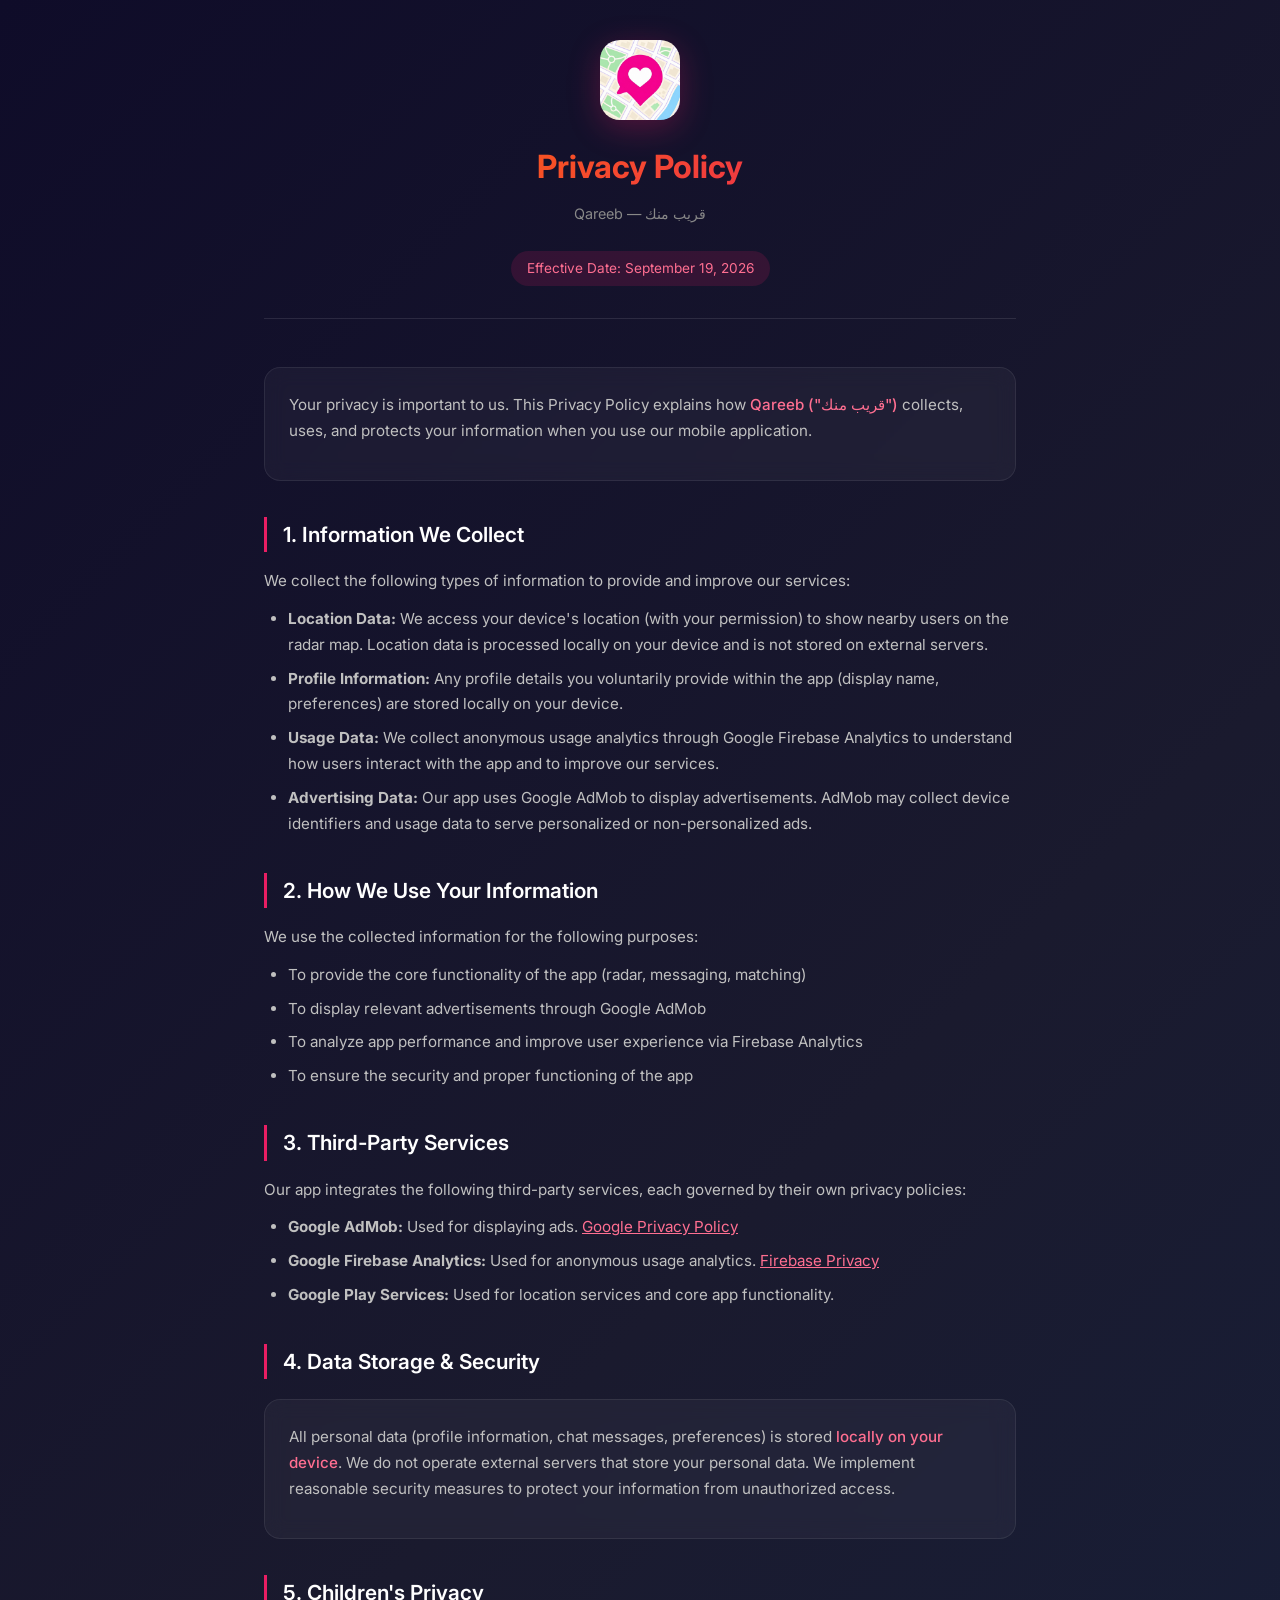
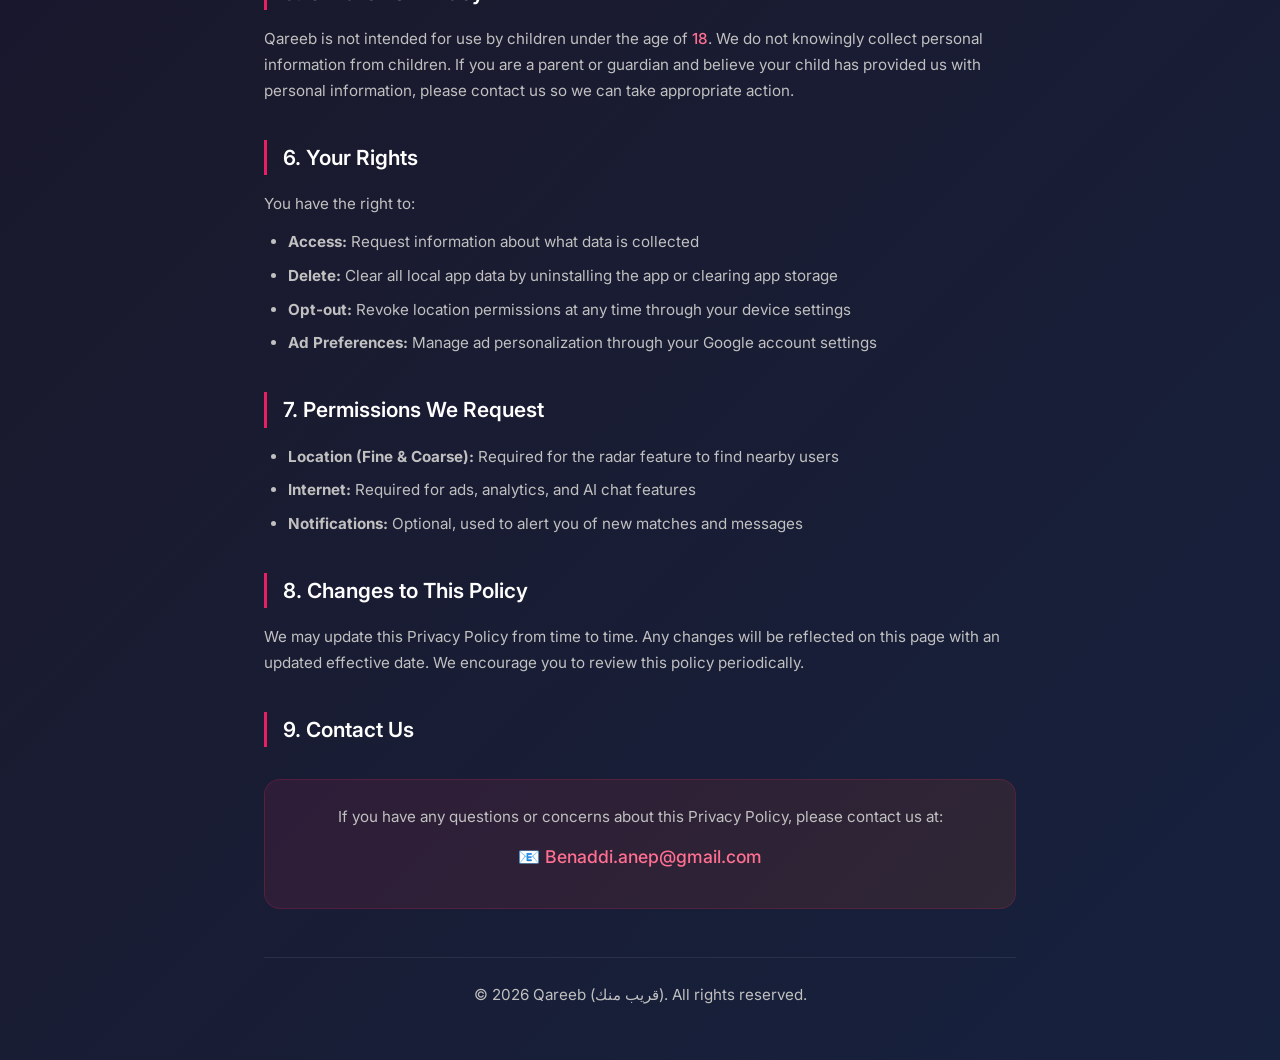
<file: index.html>
<!DOCTYPE html>
<html lang="en">
<head>
    <meta charset="UTF-8">
    <meta name="viewport" content="width=device-width, initial-scale=1.0">
    <title>Privacy Policy - Qareeb (قريب منك)</title>
    <meta name="description" content="Privacy Policy for the Qareeb mobile application">
    <style>
        @import url('https://fonts.googleapis.com/css2?family=Inter:wght@400;500;600;700&display=swap');
        
        * { margin: 0; padding: 0; box-sizing: border-box; }
        
        body {
            font-family: 'Inter', -apple-system, BlinkMacSystemFont, sans-serif;
            background: linear-gradient(135deg, #0f0c29 0%, #1a1a2e 50%, #16213e 100%);
            color: #e0e0e0;
            min-height: 100vh;
            line-height: 1.7;
        }

        .container {
            max-width: 800px;
            margin: 0 auto;
            padding: 40px 24px;
        }

        .header {
            text-align: center;
            margin-bottom: 48px;
            padding-bottom: 32px;
            border-bottom: 1px solid rgba(255, 255, 255, 0.1);
        }

        .header .app-icon {
            width: 80px;
            height: 80px;
            border-radius: 20px;
            margin: 0 auto 20px;
            box-shadow: 0 8px 32px rgba(233, 30, 99, 0.3);
            overflow: hidden;
        }

        .header .app-icon img {
            width: 100%;
            height: 100%;
            object-fit: cover;
        }

        .header h1 {
            font-size: 2rem;
            font-weight: 700;
            background: linear-gradient(135deg, #ff6f00, #e91e63);
            -webkit-background-clip: text;
            -webkit-text-fill-color: transparent;
            background-clip: text;
            margin-bottom: 8px;
        }

        .header .subtitle {
            color: #888;
            font-size: 0.9rem;
        }

        .effective-date {
            display: inline-block;
            background: rgba(233, 30, 99, 0.15);
            color: #ff6f91;
            padding: 6px 16px;
            border-radius: 20px;
            font-size: 0.85rem;
            margin-top: 12px;
        }

        h2 {
            font-size: 1.3rem;
            font-weight: 600;
            color: #fff;
            margin-top: 36px;
            margin-bottom: 16px;
            padding-left: 16px;
            border-left: 3px solid #e91e63;
        }

        p, li {
            color: #c0c0c0;
            font-size: 0.95rem;
            margin-bottom: 12px;
        }

        ul {
            padding-left: 24px;
            margin-bottom: 16px;
        }

        li { margin-bottom: 8px; }

        .card {
            background: rgba(255, 255, 255, 0.04);
            border: 1px solid rgba(255, 255, 255, 0.08);
            border-radius: 16px;
            padding: 24px;
            margin: 20px 0;
            backdrop-filter: blur(10px);
        }

        .highlight {
            color: #ff6f91;
            font-weight: 500;
        }

        .contact-card {
            background: linear-gradient(135deg, rgba(233, 30, 99, 0.1), rgba(255, 111, 0, 0.1));
            border: 1px solid rgba(233, 30, 99, 0.2);
            border-radius: 16px;
            padding: 24px;
            margin-top: 32px;
            text-align: center;
        }

        .contact-card a {
            color: #ff6f91;
            text-decoration: none;
            font-weight: 500;
        }

        .contact-card a:hover {
            text-decoration: underline;
        }

        .footer {
            text-align: center;
            margin-top: 48px;
            padding-top: 24px;
            border-top: 1px solid rgba(255, 255, 255, 0.08);
            color: #666;
            font-size: 0.85rem;
        }
    </style>
</head>
<body>
    <div class="container">
        <div class="header">
            <div class="app-icon"><img src="icon.png" alt="Qareeb App Icon"></div>
            <h1>Privacy Policy</h1>
            <p class="subtitle">Qareeb — قريب منك</p>
            <span class="effective-date">Effective Date: September 19, 2026</span>
        </div>

        <div class="card">
            <p>Your privacy is important to us. This Privacy Policy explains how <span class="highlight">Qareeb ("قريب منك")</span> collects, uses, and protects your information when you use our mobile application.</p>
        </div>

        <h2>1. Information We Collect</h2>
        <p>We collect the following types of information to provide and improve our services:</p>
        <ul>
            <li><strong>Location Data:</strong> We access your device's location (with your permission) to show nearby users on the radar map. Location data is processed locally on your device and is not stored on external servers.</li>
            <li><strong>Profile Information:</strong> Any profile details you voluntarily provide within the app (display name, preferences) are stored locally on your device.</li>
            <li><strong>Usage Data:</strong> We collect anonymous usage analytics through Google Firebase Analytics to understand how users interact with the app and to improve our services.</li>
            <li><strong>Advertising Data:</strong> Our app uses Google AdMob to display advertisements. AdMob may collect device identifiers and usage data to serve personalized or non-personalized ads.</li>
        </ul>

        <h2>2. How We Use Your Information</h2>
        <p>We use the collected information for the following purposes:</p>
        <ul>
            <li>To provide the core functionality of the app (radar, messaging, matching)</li>
            <li>To display relevant advertisements through Google AdMob</li>
            <li>To analyze app performance and improve user experience via Firebase Analytics</li>
            <li>To ensure the security and proper functioning of the app</li>
        </ul>

        <h2>3. Third-Party Services</h2>
        <p>Our app integrates the following third-party services, each governed by their own privacy policies:</p>
        <ul>
            <li><strong>Google AdMob:</strong> Used for displaying ads. <a href="https://policies.google.com/privacy" style="color:#ff6f91;">Google Privacy Policy</a></li>
            <li><strong>Google Firebase Analytics:</strong> Used for anonymous usage analytics. <a href="https://firebase.google.com/support/privacy" style="color:#ff6f91;">Firebase Privacy</a></li>
            <li><strong>Google Play Services:</strong> Used for location services and core app functionality.</li>
        </ul>

        <h2>4. Data Storage & Security</h2>
        <div class="card">
            <p>All personal data (profile information, chat messages, preferences) is stored <span class="highlight">locally on your device</span>. We do not operate external servers that store your personal data. We implement reasonable security measures to protect your information from unauthorized access.</p>
        </div>

        <h2>5. Children's Privacy</h2>
        <p>Qareeb is not intended for use by children under the age of <span class="highlight">18</span>. We do not knowingly collect personal information from children. If you are a parent or guardian and believe your child has provided us with personal information, please contact us so we can take appropriate action.</p>

        <h2>6. Your Rights</h2>
        <p>You have the right to:</p>
        <ul>
            <li><strong>Access:</strong> Request information about what data is collected</li>
            <li><strong>Delete:</strong> Clear all local app data by uninstalling the app or clearing app storage</li>
            <li><strong>Opt-out:</strong> Revoke location permissions at any time through your device settings</li>
            <li><strong>Ad Preferences:</strong> Manage ad personalization through your Google account settings</li>
        </ul>

        <h2>7. Permissions We Request</h2>
        <ul>
            <li><strong>Location (Fine & Coarse):</strong> Required for the radar feature to find nearby users</li>
            <li><strong>Internet:</strong> Required for ads, analytics, and AI chat features</li>
            <li><strong>Notifications:</strong> Optional, used to alert you of new matches and messages</li>
        </ul>

        <h2>8. Changes to This Policy</h2>
        <p>We may update this Privacy Policy from time to time. Any changes will be reflected on this page with an updated effective date. We encourage you to review this policy periodically.</p>

        <h2>9. Contact Us</h2>
        <div class="contact-card">
            <p>If you have any questions or concerns about this Privacy Policy, please contact us at:</p>
            <p style="margin-top: 12px; font-size: 1.1rem;">
                📧 <a href="mailto:Benaddi.anep@gmail.com">Benaddi.anep@gmail.com</a>
            </p>
        </div>

        <div class="footer">
            <p>© 2026 Qareeb (قريب منك). All rights reserved.</p>
        </div>
    </div>
</body>
</html>
</file>
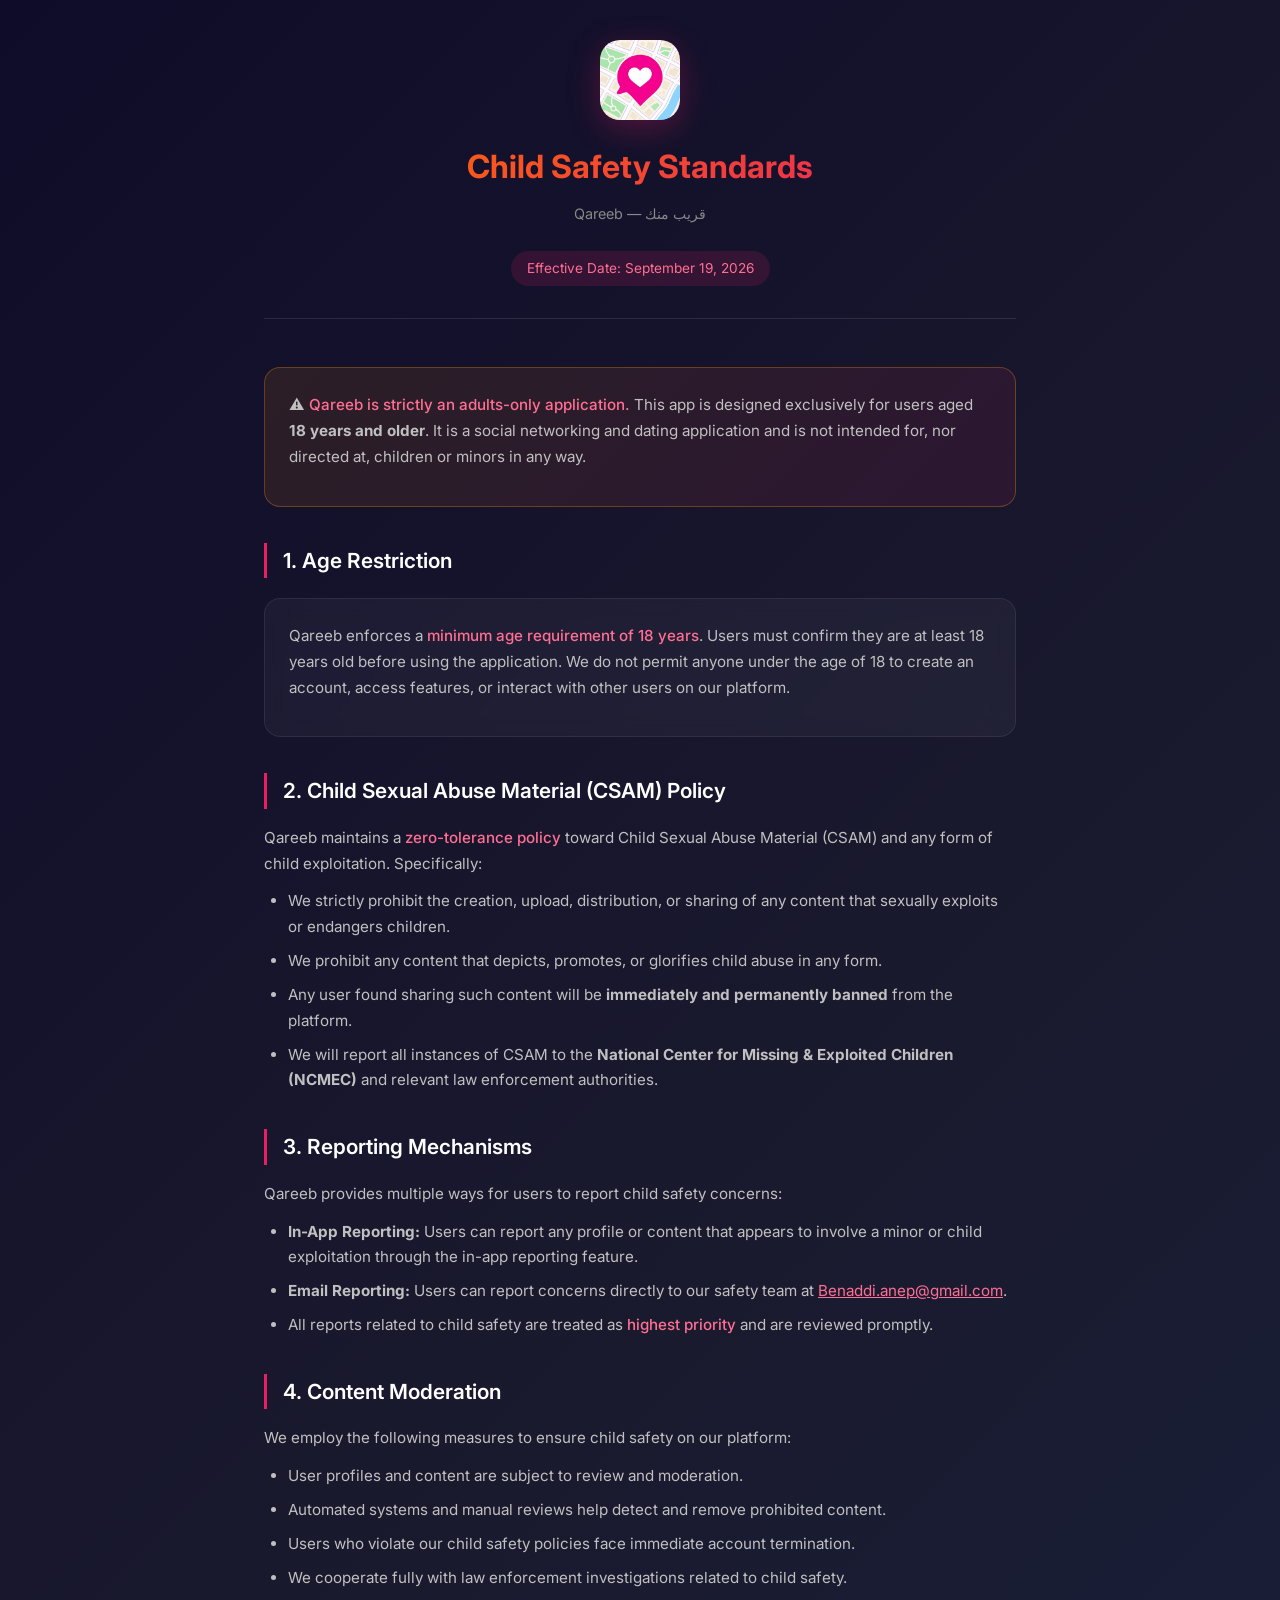
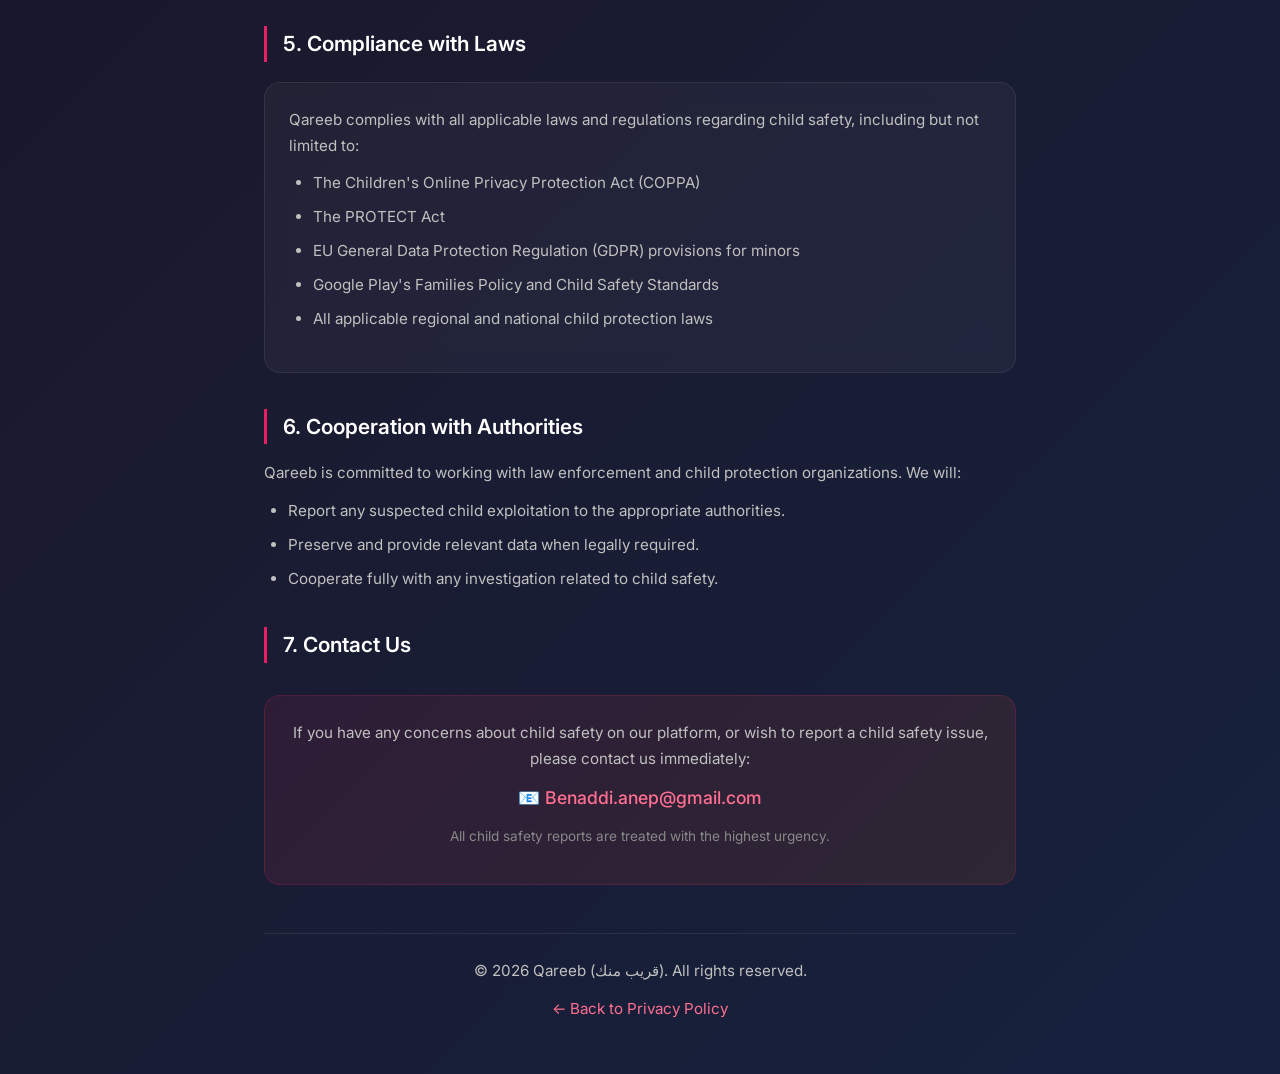
<file: child-safety.html>
<!DOCTYPE html>
<html lang="en">
<head>
    <meta charset="UTF-8">
    <meta name="viewport" content="width=device-width, initial-scale=1.0">
    <title>Child Safety Standards - Qareeb (قريب منك)</title>
    <meta name="description" content="Child Safety Standards and Policy for the Qareeb mobile application">
    <style>
        @import url('https://fonts.googleapis.com/css2?family=Inter:wght@400;500;600;700&display=swap');
        
        * { margin: 0; padding: 0; box-sizing: border-box; }
        
        body {
            font-family: 'Inter', -apple-system, BlinkMacSystemFont, sans-serif;
            background: linear-gradient(135deg, #0f0c29 0%, #1a1a2e 50%, #16213e 100%);
            color: #e0e0e0;
            min-height: 100vh;
            line-height: 1.7;
        }

        .container {
            max-width: 800px;
            margin: 0 auto;
            padding: 40px 24px;
        }

        .header {
            text-align: center;
            margin-bottom: 48px;
            padding-bottom: 32px;
            border-bottom: 1px solid rgba(255, 255, 255, 0.1);
        }

        .header .app-icon {
            width: 80px;
            height: 80px;
            border-radius: 20px;
            margin: 0 auto 20px;
            box-shadow: 0 8px 32px rgba(233, 30, 99, 0.3);
            overflow: hidden;
        }

        .header .app-icon img {
            width: 100%;
            height: 100%;
            object-fit: cover;
        }

        .header h1 {
            font-size: 2rem;
            font-weight: 700;
            background: linear-gradient(135deg, #ff6f00, #e91e63);
            -webkit-background-clip: text;
            -webkit-text-fill-color: transparent;
            background-clip: text;
            margin-bottom: 8px;
        }

        .header .subtitle {
            color: #888;
            font-size: 0.9rem;
        }

        .effective-date {
            display: inline-block;
            background: rgba(233, 30, 99, 0.15);
            color: #ff6f91;
            padding: 6px 16px;
            border-radius: 20px;
            font-size: 0.85rem;
            margin-top: 12px;
        }

        h2 {
            font-size: 1.3rem;
            font-weight: 600;
            color: #fff;
            margin-top: 36px;
            margin-bottom: 16px;
            padding-left: 16px;
            border-left: 3px solid #e91e63;
        }

        p, li {
            color: #c0c0c0;
            font-size: 0.95rem;
            margin-bottom: 12px;
        }

        ul {
            padding-left: 24px;
            margin-bottom: 16px;
        }

        li { margin-bottom: 8px; }

        .card {
            background: rgba(255, 255, 255, 0.04);
            border: 1px solid rgba(255, 255, 255, 0.08);
            border-radius: 16px;
            padding: 24px;
            margin: 20px 0;
            backdrop-filter: blur(10px);
        }

        .highlight {
            color: #ff6f91;
            font-weight: 500;
        }

        .warning-card {
            background: linear-gradient(135deg, rgba(255, 152, 0, 0.1), rgba(233, 30, 99, 0.1));
            border: 1px solid rgba(255, 152, 0, 0.3);
            border-radius: 16px;
            padding: 24px;
            margin: 20px 0;
        }

        .contact-card {
            background: linear-gradient(135deg, rgba(233, 30, 99, 0.1), rgba(255, 111, 0, 0.1));
            border: 1px solid rgba(233, 30, 99, 0.2);
            border-radius: 16px;
            padding: 24px;
            margin-top: 32px;
            text-align: center;
        }

        .contact-card a {
            color: #ff6f91;
            text-decoration: none;
            font-weight: 500;
        }

        .contact-card a:hover {
            text-decoration: underline;
        }

        .footer {
            text-align: center;
            margin-top: 48px;
            padding-top: 24px;
            border-top: 1px solid rgba(255, 255, 255, 0.08);
            color: #666;
            font-size: 0.85rem;
        }
    </style>
</head>
<body>
    <div class="container">
        <div class="header">
            <div class="app-icon"><img src="icon.png" alt="Qareeb App Icon"></div>
            <h1>Child Safety Standards</h1>
            <p class="subtitle">Qareeb — قريب منك</p>
            <span class="effective-date">Effective Date: September 19, 2026</span>
        </div>

        <div class="warning-card">
            <p>⚠️ <span class="highlight">Qareeb is strictly an adults-only application.</span> This app is designed exclusively for users aged <strong>18 years and older</strong>. It is a social networking and dating application and is not intended for, nor directed at, children or minors in any way.</p>
        </div>

        <h2>1. Age Restriction</h2>
        <div class="card">
            <p>Qareeb enforces a <span class="highlight">minimum age requirement of 18 years</span>. Users must confirm they are at least 18 years old before using the application. We do not permit anyone under the age of 18 to create an account, access features, or interact with other users on our platform.</p>
        </div>

        <h2>2. Child Sexual Abuse Material (CSAM) Policy</h2>
        <p>Qareeb maintains a <span class="highlight">zero-tolerance policy</span> toward Child Sexual Abuse Material (CSAM) and any form of child exploitation. Specifically:</p>
        <ul>
            <li>We strictly prohibit the creation, upload, distribution, or sharing of any content that sexually exploits or endangers children.</li>
            <li>We prohibit any content that depicts, promotes, or glorifies child abuse in any form.</li>
            <li>Any user found sharing such content will be <strong>immediately and permanently banned</strong> from the platform.</li>
            <li>We will report all instances of CSAM to the <strong>National Center for Missing & Exploited Children (NCMEC)</strong> and relevant law enforcement authorities.</li>
        </ul>

        <h2>3. Reporting Mechanisms</h2>
        <p>Qareeb provides multiple ways for users to report child safety concerns:</p>
        <ul>
            <li><strong>In-App Reporting:</strong> Users can report any profile or content that appears to involve a minor or child exploitation through the in-app reporting feature.</li>
            <li><strong>Email Reporting:</strong> Users can report concerns directly to our safety team at <a href="mailto:Benaddi.anep@gmail.com" style="color:#ff6f91;">Benaddi.anep@gmail.com</a>.</li>
            <li>All reports related to child safety are treated as <span class="highlight">highest priority</span> and are reviewed promptly.</li>
        </ul>

        <h2>4. Content Moderation</h2>
        <p>We employ the following measures to ensure child safety on our platform:</p>
        <ul>
            <li>User profiles and content are subject to review and moderation.</li>
            <li>Automated systems and manual reviews help detect and remove prohibited content.</li>
            <li>Users who violate our child safety policies face immediate account termination.</li>
            <li>We cooperate fully with law enforcement investigations related to child safety.</li>
        </ul>

        <h2>5. Compliance with Laws</h2>
        <div class="card">
            <p>Qareeb complies with all applicable laws and regulations regarding child safety, including but not limited to:</p>
            <ul>
                <li>The Children's Online Privacy Protection Act (COPPA)</li>
                <li>The PROTECT Act</li>
                <li>EU General Data Protection Regulation (GDPR) provisions for minors</li>
                <li>Google Play's Families Policy and Child Safety Standards</li>
                <li>All applicable regional and national child protection laws</li>
            </ul>
        </div>

        <h2>6. Cooperation with Authorities</h2>
        <p>Qareeb is committed to working with law enforcement and child protection organizations. We will:</p>
        <ul>
            <li>Report any suspected child exploitation to the appropriate authorities.</li>
            <li>Preserve and provide relevant data when legally required.</li>
            <li>Cooperate fully with any investigation related to child safety.</li>
        </ul>

        <h2>7. Contact Us</h2>
        <div class="contact-card">
            <p>If you have any concerns about child safety on our platform, or wish to report a child safety issue, please contact us immediately:</p>
            <p style="margin-top: 12px; font-size: 1.1rem;">
                📧 <a href="mailto:Benaddi.anep@gmail.com">Benaddi.anep@gmail.com</a>
            </p>
            <p style="margin-top: 8px; color: #888; font-size: 0.85rem;">
                All child safety reports are treated with the highest urgency.
            </p>
        </div>

        <div class="footer">
            <p>© 2026 Qareeb (قريب منك). All rights reserved.</p>
            <p style="margin-top: 8px;"><a href="index.html" style="color: #ff6f91; text-decoration: none;">← Back to Privacy Policy</a></p>
        </div>
    </div>
</body>
</html>
</file>
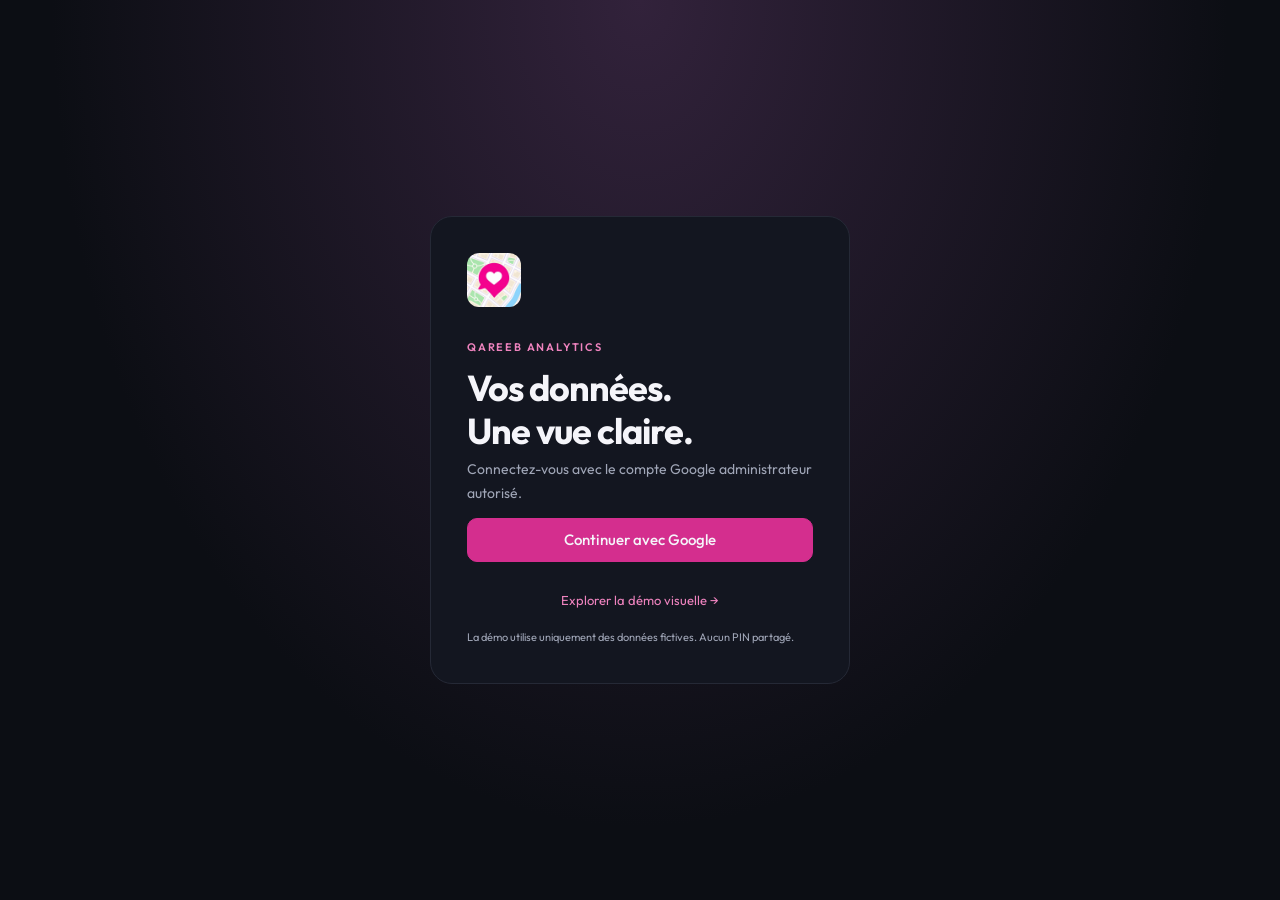
<file: dashboard.html>
<!doctype html>
<html lang="fr">
<head>
<meta charset="utf-8"><meta name="viewport" content="width=device-width,initial-scale=1">
<meta name="referrer" content="no-referrer"><title>Qareeb · Analytics</title>
<link rel="icon" href="icon.png"><link rel="preconnect" href="https://fonts.googleapis.com">
<link href="https://fonts.googleapis.com/css2?family=Outfit:wght@400;500;600;700&display=swap" rel="stylesheet">
<link rel="stylesheet" href="dashboard.css"><script defer src="dashboard-metrics.js"></script><script defer src="dashboard.js"></script>
</head>
<body>
<a class="skip" href="#main">Aller au contenu</a>
<div id="login" class="login-shell">
 <div class="login-card"><img class="app-icon" src="icon.png" alt=""><span class="eyebrow">QAREEB ANALYTICS</span>
 <h1>Vos données.<br>Une vue claire.</h1><p>Connectez-vous avec le compte Google administrateur autorisé.</p>
 <p id="googleError" role="alert"></p><button class="primary" id="googleLogin">Continuer avec Google</button>

 <button class="text-button" id="demoButton">Explorer la démo visuelle →</button><p class="small">La démo utilise uniquement des données fictives. Aucun PIN partagé.</p></div>
</div>
<div id="app" hidden>
 <button class="scrim" id="scrim" aria-label="Fermer le menu" hidden></button>
 <aside id="sidebar" aria-label="Navigation principale">
  <a href="#overview" class="brand"><img class="app-icon" src="icon.png" alt=""><span>Qareeb<small>ANALYTICS WORKSPACE</small></span></a>
  <div class="nav-caption">WORKSPACE</div>
  <nav id="nav">
   <a href="#overview" data-page="overview"><span aria-hidden="true">◫</span> Vue d’ensemble</a>
   <a href="#ads" data-page="ads"><span aria-hidden="true">▤</span> Publicité <small>ADS</small></a>
   <a href="#audience" data-page="audience"><span aria-hidden="true">◎</span> Audience</a>
   <a href="#engagement" data-page="engagement"><span aria-hidden="true">↗</span> Engagement</a>
   <a href="#forecast" data-page="forecast"><span aria-hidden="true">⌁</span> Simulateur</a>
  </nav>
  <div class="sidebar-bottom"><div class="source-label"><span class="dot"></span><span id="sourceLabel">Firestore · Lecture seule</span></div><p>Une lecture à la fois.<br>Des décisions plus claires.</p><button id="logout">Se déconnecter ↗</button></div>
 </aside>
 <div class="workspace">
  <header><div class="header-title"><button id="menuButton" class="icon-button" aria-label="Ouvrir le menu" aria-expanded="false" aria-controls="sidebar">☰</button><span>Workspace <span class="divider">/</span> <b id="breadcrumb">Vue d’ensemble</b></span></div><span id="modeBadge" class="badge">LIVE</span></header>
  <main id="main" tabindex="-1">
   <div class="page-heading"><div><span class="eyebrow">QAREEB CONTROL CENTER</span><h1 id="pageTitle">Vue d’ensemble</h1><p id="pageDescription">L’essentiel de votre activité, au même endroit.</p></div><div class="period-control" role="group" aria-label="Période"><button data-period="all" aria-pressed="true">Tout le temps</button><button data-period="today" aria-pressed="false">Aujourd’hui · UTC</button></div></div>
   <div class="statusbar"><span id="syncStatus" role="status" aria-live="polite">En attente de connexion</span><button id="refresh">↻ Actualiser</button></div>
   <div id="errorBanner" class="notice error" role="alert" hidden></div>
   <div id="demoBanner" class="notice" hidden>Mode démo — chiffres fictifs, sans connexion à vos données.</div>
   <section id="overview" data-panel>
    <div class="section-label">PERFORMANCE GLOBALE <span>Tous les pays · Tous les formats</span></div>
    <div id="overviewKpis" class="kpi-grid"></div>
    <div class="two-col"><article class="card"><div class="card-heading"><div><h2>Le parcours publicitaire</h2><p>Du chargement à l’affichage réel</p></div><span class="badge subtle">GLOBAL</span></div><div id="adFunnel"></div></article>
    <article class="card"><div class="card-heading"><div><h2>Activité des sessions</h2><p>Premières ouvertures et ouvertures suivantes</p></div></div><div id="sessionSplit"></div><p class="footnote">Les ouvertures suivantes ne sont pas des utilisateurs uniques. Ce ratio ne mesure pas la rétention D1/D7.</p></article></div>
    <article class="card"><h2>Lire ces chiffres correctement</h2><div class="quality-grid"><div><span class="quality-number">01</span><h3>Données historiques</h3><p>Les événements historiques « revenue_event » sont exclus du total affiché. Les anciennes classifications par format restent imparfaites. Aucune donnée stockée n’est réécrite.</p></div><div><span class="quality-number">02</span><h3>Revenus estimés</h3><p>Événements publicitaires en MAD collectés par l’application. À rapprocher des rapports de votre régie.</p></div><div><span class="quality-number">03</span><h3>Période UTC</h3><p>Les nouveaux événements utilisent UTC. Les anciens jours suivaient le fuseau du téléphone.</p></div></div></article>
   </section>
   <section id="ads" data-panel hidden>
    <div class="toolbar"><div><label for="format">Format publicitaire</label><select id="format"><option value="ALL">Tous les formats</option><option value="rewarded">Rewarded</option><option value="interstitial">Interstitial</option><option value="app_open">App Open</option><option value="banner">Banner</option><option value="native">Native</option><option value="meta_banner">Meta · Banner</option><option value="meta_native">Meta · Native</option><option value="meta_interstitial">Meta · Interstitial</option></select></div><p>Portée : tous les pays · Revenus en MAD</p></div>
    <div id="adKpis" class="kpi-grid"></div><article class="card"><div class="card-heading"><div><h2>Performance par format</h2><p>Taux et eCPM calculés sur le même format</p></div></div><div class="table-wrap"><table><thead><tr><th>Format</th><th>Demandes</th><th>Chargés</th><th>Impressions</th><th>Clics</th><th>Match</th><th>Show</th><th>CTR</th><th>Revenu MAD</th><th>eCPM MAD</th></tr></thead><tbody id="formatsBody"></tbody></table></div><p class="footnote">Match = chargés / demandes · Show = impressions / chargés · — = donnée absente, dénominateur nul ou compteurs incompatibles. Les clics historiques sans format restent uniquement dans le total global.</p></article>
   </section>
   <section id="audience" data-panel hidden>
    <div class="toolbar"><div><label for="country">Pays</label><select id="country"><option value="ALL">Tous les pays</option></select></div><p>Ce filtre s’applique uniquement à l’audience.</p></div><div id="audienceKpis" class="kpi-grid"></div>
    <article class="card"><div class="card-heading"><div><h2>Répartition géographique</h2><p>Compteurs d’ouvertures de l’application</p></div></div><div class="table-wrap"><table><thead><tr><th>Pays</th><th>Premières ouvertures</th><th>Ouvertures suivantes</th><th>Sessions</th><th>Part des sessions</th></tr></thead><tbody id="countriesBody"></tbody></table></div></article>
    <article class="card"><div class="card-heading"><div><h2>Appareils enregistrés</h2><p>Dernier état connu · Actualisation chaque minute · Historique complet</p></div><button id="export">Exporter CSV</button></div><label class="search-label" for="search">Rechercher un appareil<input id="search" type="search" placeholder="ID, ville, pays ou modèle…"></label><div class="table-wrap"><table><thead><tr><th>Identifiant</th><th>Localisation</th><th>Appareil</th><th>Ouvertures cumulées</th><th>Dernière activité</th></tr></thead><tbody id="usersBody"></tbody></table></div><div class="pagination"><span id="usersCount"></span><div><button id="previous">← Précédent</button><span id="pageCount"></span><button id="next">Suivant →</button></div></div></article>
   </section>
   <section id="engagement" data-panel hidden><div class="section-label">ENGAGEMENT <span>Global · Période sélectionnée</span></div><div id="engagementKpis" class="kpi-grid"></div><div class="two-col"><article class="card"><h2>Messages par heure · UTC</h2><p>Volume de messages, pas nombre de connexions</p><div id="hourly" class="hourly" role="img" aria-label="Messages par heure"></div><p id="peak" class="footnote"></p></article><article class="card"><h2>Avis dans l’application</h2><div id="rating"></div><p class="footnote">Ces avis internes ne correspondent pas aux notes du Play Store.</p></article></div><article class="card"><h2>Personnages · Engagement</h2><p>Classés par messages envoyés</p><div class="table-wrap"><table><thead><tr><th>Personnage</th><th>Messages</th><th>Photos débloquées</th></tr></thead><tbody id="charactersBody"></tbody></table></div></article></section>
   <section id="forecast" data-panel hidden><div class="notice">Simulation indépendante des données réelles. Les résultats dépendent de vos hypothèses ; aucun bonus automatique de revenu n’est appliqué.</div><div class="two-col"><article class="card"><h2>Vos hypothèses</h2><form id="forecastForm" class="forecast-form"><label for="dau">Utilisateurs actifs par jour</label><input id="dau" type="number" min="0" max="100000000" value="2500" required><label for="sessions">Sessions par utilisateur et par jour</label><input id="sessions" type="number" min="0" max="1000" step="0.1" value="1" required><label for="adsPerSession">Impressions par session</label><input id="adsPerSession" type="number" min="0" max="1000" step="0.1" value="4" required><label for="ecpm">eCPM supposé · USD</label><input id="ecpm" type="number" min="0" max="10000" step="0.01" value="6" required><label for="exchange">Conversion indicative · 1 USD en MAD</label><input id="exchange" type="number" min="0.01" max="1000" step="0.01" value="10" required></form></article><article class="card forecast-result"><span class="eyebrow">REVENU SIMULÉ / JOUR</span><div id="forecastDaily" class="big-value"></div><p id="forecastMad"></p><div id="forecastDetails"></div><p class="footnote">DAU × sessions/utilisateur × impressions/session × eCPM ÷ 1 000. Mois de 30 jours. Conversion saisie manuellement, sans cours de change en direct.</p></article></div></section>
   <footer>Qareeb Analytics <span>Lecture seule · Données estimatives · v2</span></footer>
  </main>
 </div>
</div>
</body></html>
</file>
<file: dashboard.css>
:root{color-scheme:dark;--bg:#0c0e14;--surface:#131620;--border:#252936;--text:#f5f5fa;--muted:#a0a6b7;--accent:#ee83be;--green:#68dbb4;--violet:#b3a0ff;font-family:Outfit,system-ui,sans-serif}*{box-sizing:border-box}body{margin:0;background:var(--bg);color:var(--text);font-size:15px;line-height:1.5}button,input,select{font:inherit}button,a,select{ -webkit-tap-highlight-color:transparent}button{cursor:pointer;border:1px solid var(--border);border-radius:10px;background:#1b1f2b;color:var(--text);padding:10px 15px;min-height:44px}button:hover{background:#292d3d}button:disabled{opacity:.45;cursor:default}a{color:inherit;text-decoration:none}button,input,select,a{outline-offset:4px} :focus-visible{outline:2px solid var(--accent)}[hidden]{display:none!important}.skip{position:fixed;top:-100px;z-index:100;background:var(--accent);color:#191020;padding:12px}.skip:focus{top:8px}h1,h2,h3,p{margin:0}h1{font-size:32px;letter-spacing:-1px;line-height:1.2}h2{font-size:18px;font-weight:600;letter-spacing:-.3px}h3{font-size:15px;font-weight:500}p{color:var(--muted);margin-top:6px;font-size:14px}small,.small{font-size:12px}.eyebrow{color:var(--accent);font-size:11px;font-weight:600;letter-spacing:1.8px;display:block;margin-bottom:10px}.app-icon{width:42px;height:42px;border-radius:12px;object-fit:cover;flex-shrink:0}aside{position:fixed;inset:0 auto 0 0;width:236px;border-right:1px solid var(--border);background:#10121b;padding:28px 18px;display:flex;flex-direction:column;z-index:50}.brand{display:flex;align-items:center;gap:12px;padding:0 9px;font-size:23px;font-weight:600}.brand small{display:block;font-size:9px;letter-spacing:1.3px;color:var(--muted);margin-top:1px}.nav-caption{font-size:10px;letter-spacing:1.6px;color:#8e96a9;margin:42px 14px 14px}nav{display:grid;gap:6px}nav a{display:flex;align-items:center;gap:13px;padding:13px 14px;border-radius:10px;color:var(--muted);font-size:14px;min-height:48px}nav a>span{font-size:22px;width:24px;text-align:center}nav a.active{background:#352033;color:#ffa6d5;box-shadow:inset 3px 0 #ed74b7}nav a:hover{background:#20232e;color:white}nav small{margin-left:auto;font-size:9px;border:1px solid var(--border);padding:1px 5px;border-radius:4px}.sidebar-bottom{margin-top:auto;padding:20px 12px 0}.source-label{display:flex;gap:8px;align-items:center;font-size:11px}.dot{width:6px;height:6px;background:var(--green);border-radius:50%}.sidebar-bottom p{font-size:12px;margin:12px 0 20px;line-height:1.7}.sidebar-bottom button{width:100%;font-size:12px}.workspace{margin-left:236px}header{height:76px;border-bottom:1px solid var(--border);display:flex;align-items:center;justify-content:space-between;padding:0 36px;background:#0c0e14e8;position:sticky;top:0;z-index:20;backdrop-filter:blur(15px)}.header-title{display:flex;align-items:center;gap:12px;color:var(--muted);font-size:13px}.header-title b{font-weight:500;color:var(--text)}.divider{margin:0 12px;color:#5c6477}.badge{font-size:10px;letter-spacing:1px;padding:5px 9px;border-radius:6px;background:#19372e;color:var(--green);border:1px solid #315246;white-space:nowrap}.badge.subtle{background:#20232f;border-color:var(--border);color:var(--muted)}main{max-width:1500px;padding:34px 36px;margin:auto}.page-heading{display:flex;justify-content:space-between;align-items:center;gap:24px;margin-bottom:25px}.page-heading p{margin-top:10px}.period-control{display:flex;flex-shrink:0;background:var(--surface);padding:4px;border:1px solid var(--border);border-radius:12px}.period-control button{border:0;background:transparent;font-size:12px;padding:8px 12px}.period-control button[aria-pressed=true]{background:#353043;color:white}.statusbar{display:flex;justify-content:space-between;align-items:center;gap:12px;margin-bottom:26px;font-size:12px;color:var(--muted)}.statusbar button{font-size:12px;background:transparent}.notice{padding:14px 18px;background:#24213b;border:1px solid #49415c;border-radius:12px;font-size:13px;color:#dfd5ff;margin-bottom:22px}.notice.error{background:#351e27;border-color:#704056;color:#ffbfd3}.section-label{font-size:10px;font-weight:600;letter-spacing:1.5px;color:var(--muted);display:flex;justify-content:space-between;margin-bottom:14px;gap:8px}.section-label span{letter-spacing:0;font-weight:400}.kpi-grid{display:grid;grid-template-columns:repeat(4,minmax(0,1fr));gap:16px;margin-bottom:24px}.kpi{padding:22px;background:var(--surface);border:1px solid var(--border);border-radius:14px;min-width:0}.kpi:first-child{background:linear-gradient(125deg,#292033,#191824);border-color:#4c3452}.kpi-label{font-size:12px;color:#c1c5d1;display:block;margin-bottom:12px}.kpi-value{font-size:29px;font-weight:600;letter-spacing:-.8px;font-variant-numeric:tabular-nums;overflow-wrap:anywhere}.kpi-note{font-size:11px;color:var(--muted);margin-top:8px}.two-col{display:grid;grid-template-columns:1.15fr 1fr;gap:24px}.card{padding:24px;background:var(--surface);border:1px solid var(--border);border-radius:16px;margin-bottom:24px;min-width:0}.card-heading{display:flex;align-items:center;justify-content:space-between;gap:16px;margin-bottom:23px}.card-heading p{font-size:12px}.footnote{font-size:12px;margin-top:22px;line-height:1.7}.quality-grid{display:grid;grid-template-columns:repeat(3,1fr);gap:32px;margin-top:25px}.quality-grid p{font-size:12px;line-height:1.8}.quality-number{font-size:12px;color:var(--accent);display:block;margin-bottom:12px}.funnel-row{display:grid;grid-template-columns:100px 1fr 70px;gap:16px;align-items:center;margin:19px 0;font-size:12px}.track{height:7px;border-radius:4px;background:#252938;overflow:hidden}.track>span{display:block;height:100%;background:var(--violet);border-radius:4px}.funnel-row b{text-align:right;font-variant-numeric:tabular-nums;font-weight:500}.split-total{font-size:42px;letter-spacing:-1px;margin:10px 0 16px}.stacked{display:flex;height:12px;background:#252938;border-radius:7px;overflow:hidden;margin-bottom:18px}.stacked span:first-child{background:var(--accent)}.stacked span:last-child{background:var(--violet)}.legend-row{display:flex;justify-content:space-between;font-size:12px;margin:8px 0;color:var(--muted)}.legend-row b{color:var(--text);font-weight:500}.toolbar{display:flex;align-items:end;justify-content:space-between;gap:20px;margin-bottom:24px}.toolbar p{font-size:12px}label{font-size:12px;color:#c5c9d5;display:block}input,select{display:block;width:100%;background:#0d1019;border:1px solid #373d4f;border-radius:10px;color:var(--text);min-height:44px;padding:10px 13px;margin-top:7px}select{min-width:210px}.table-wrap{overflow:auto;margin-top:18px}table{border-collapse:collapse;width:100%;white-space:nowrap;text-align:left;font-size:12px}th{font-size:10px;font-weight:500;letter-spacing:.5px;color:#b0b7ca;background:#191d29}th,td{padding:15px 14px;border-bottom:1px solid var(--border)}td{font-variant-numeric:tabular-nums;color:#e0e2eb}td:not(:first-child),th:not(:first-child){text-align:right}td small{display:block;color:var(--muted);font-size:11px}tbody tr:hover{background:#1b1e2a}.empty{text-align:center!important;color:var(--muted);padding:36px}.search-label{max-width:360px}.pagination{display:flex;justify-content:space-between;align-items:center;font-size:12px;color:var(--muted);gap:12px;margin-top:20px}.pagination>div{display:flex;align-items:center;gap:12px}.pagination button{font-size:12px}.hourly{display:flex;align-items:end;gap:4px;height:150px;margin-top:28px}.hour-col{flex:1;min-width:0;height:100%;display:flex;flex-direction:column;justify-content:end;align-items:center;gap:6px}.hour-bar{background:var(--violet);width:100%;min-height:0;border-radius:3px 3px 0 0}.hour-col small{color:var(--muted);font-size:9px}.rating-number{font-size:54px;margin-top:20px}.forecast-form{display:grid;gap:8px;margin-top:22px}.forecast-form label{margin-top:9px}.forecast-result{padding-top:36px;background:linear-gradient(140deg,#282035,#141720)}.big-value{font-size:52px;letter-spacing:-2px;margin-top:25px}.forecast-result .legend-row{padding:20px 0;border-bottom:1px solid var(--border);font-size:14px}.forecast-result .legend-row b{color:var(--green)}footer{font-size:11px;color:#939bad;display:flex;justify-content:space-between;padding:16px 0 0;margin-top:15px;border-top:1px solid var(--border)}.icon-button{display:none}.login-shell{min-height:100vh;display:grid;place-items:center;padding:24px;background:radial-gradient(ellipse at 50% 0,#32223b,transparent 65%)}.login-card{width:100%;max-width:420px;padding:36px;background:var(--surface);border:1px solid var(--border);border-radius:22px}.login-card .app-icon{margin-bottom:26px;width:54px;height:54px}.login-card h1{font-size:36px}.login-card form{margin-top:27px}.login-card form label{margin-top:15px}.login-card p{line-height:1.7}.primary{background:#d42e8e;border-color:#d42e8e;width:100%;font-weight:500}.primary:hover{background:#b72477}.text-button{background:transparent;border:0;color:var(--accent);width:100%;margin-top:16px;font-size:13px}.login-card .small{font-size:11px}#loginError{color:#ffa6be;font-size:12px;margin-bottom:12px}.scrim{position:fixed;inset:0;background:#000a;z-index:40;border:0;border-radius:0}
@media(min-width:1600px){main{padding-top:44px}.kpi-value{font-size:34px}}
@media(max-width:1150px){aside{width:210px}.workspace{margin-left:210px}main{padding:28px 24px}header{padding:0 24px}.kpi-grid{grid-template-columns:repeat(2,minmax(0,1fr))}.page-heading{align-items:start;flex-direction:column}.two-col{grid-template-columns:1fr}.quality-grid{gap:20px}}
@media(max-width:760px){aside{transform:translateX(-100%);transition:transform .2s;width:250px}body.menu-open{overflow:hidden}body.menu-open aside{transform:translateX(0)}.workspace{margin-left:0}.icon-button{display:block;padding:5px 12px;font-size:19px}header{height:66px;padding:0 18px}.header-title{font-size:11px}.divider{margin:0 7px}main{padding:27px 18px}h1{font-size:29px}.page-heading{gap:20px}.kpi-grid{gap:12px}.kpi{padding:17px}.kpi-value{font-size:25px}.kpi-note{font-size:11px}.card{padding:20px}.quality-grid{grid-template-columns:1fr;gap:22px}.quality-number{margin-bottom:7px}.toolbar{align-items:start;flex-direction:column;gap:8px}.toolbar label,.toolbar select{width:100%}.card-heading{align-items:start;flex-direction:column;gap:12px}.pagination{align-items:start;flex-direction:column}.pagination>div{width:100%;justify-content:space-between}.section-label{flex-wrap:wrap}.section-label span{display:block;width:100%}.hourly{gap:3px}.hour-col small{font-size:8px}footer{gap:12px;flex-wrap:wrap}.funnel-row{grid-template-columns:80px 1fr 45px;gap:10px}.big-value{font-size:45px}}
@media(prefers-reduced-motion:reduce){*,*::before,*::after{transition:none!important;animation:none!important}}

.login-card details{margin-top:20px}.login-card summary{cursor:pointer;min-height:44px;padding:10px 0;color:var(--muted);font-size:12px}#googleError{color:#ffa6be;font-size:12px;margin-bottom:12px}
</file>
